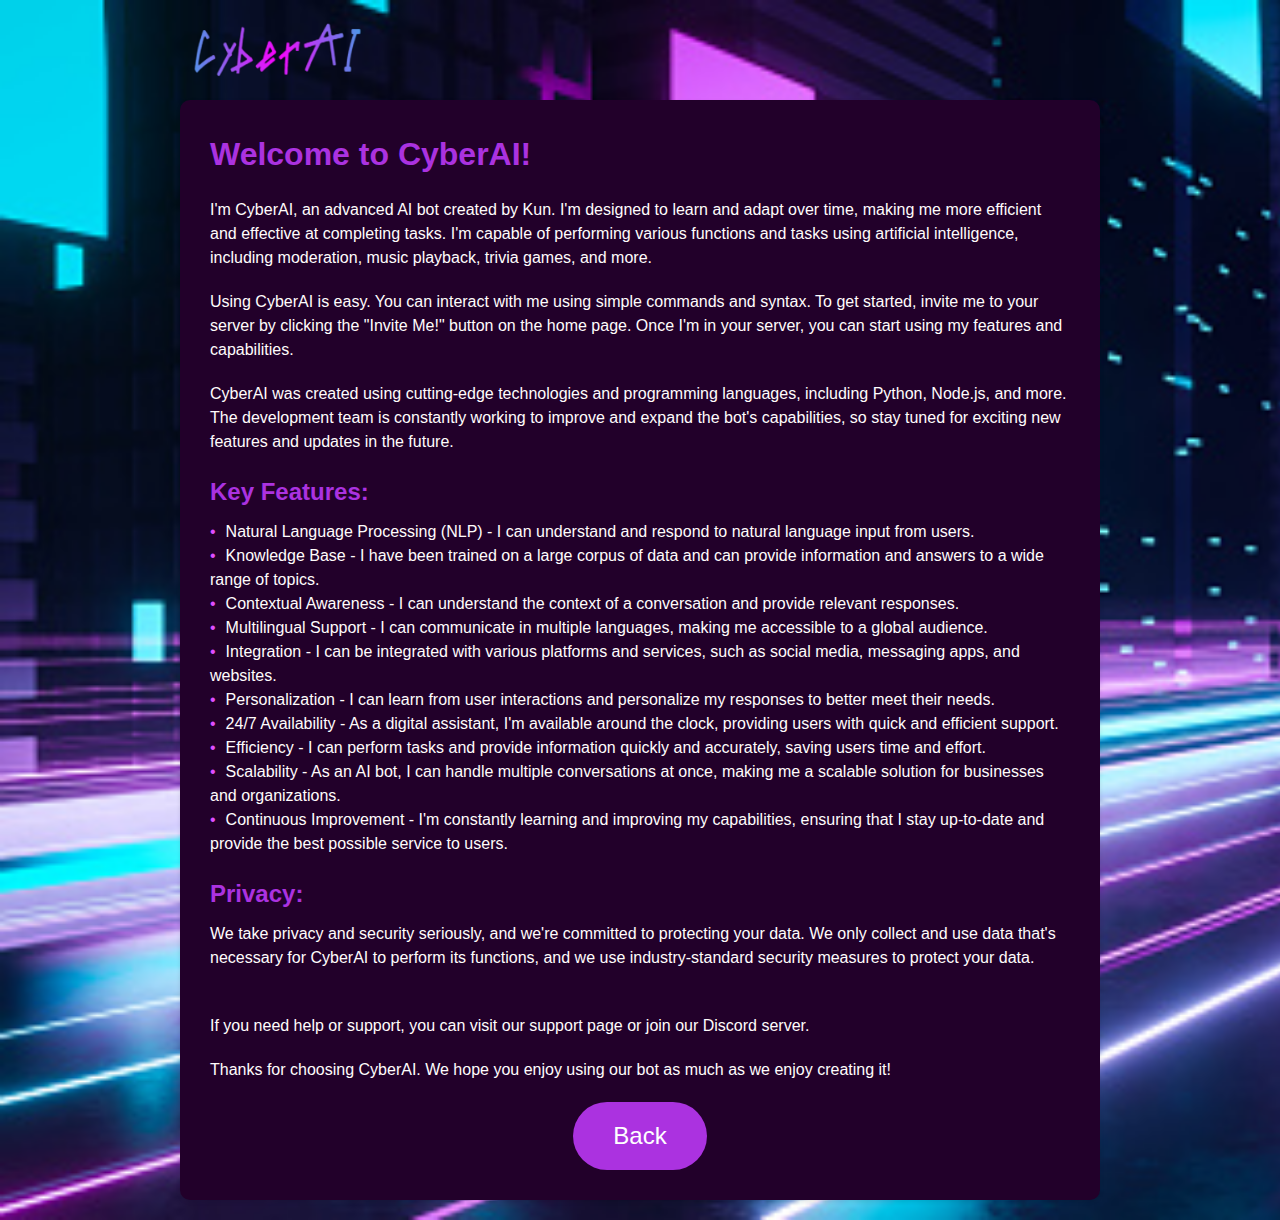
<file: info/index.html>
<!DOCTYPE html>
<html lang="en">
<head>
  <meta name="viewport" content="width=device-width, initial-scale=1.0">
  <title>CyberAI - INFO</title>
  <link rel="icon" href="../gallery/icons/CyberAI_icon.png" type="image/png">
  <link rel="stylesheet" type="text/css" href="style.css">
</head>
<body>
  <div class="container"> 
    <nav>
      <img src="../gallery/images/logo.png" class="logo">
    </nav>
    <section class="info-section">
        <h1>Welcome to CyberAI!</h1>
        <p>I'm CyberAI, an advanced AI bot created by Kun. I'm designed to learn and adapt over time, making me more efficient and effective at completing tasks. I'm capable of performing various functions and tasks using artificial intelligence, including moderation, music playback, trivia games, and more.</p>
        <p>Using CyberAI is easy. You can interact with me using simple commands and syntax. To get started, invite me to your server by clicking the "Invite Me!" button on the home page. Once I'm in your server, you can start using my features and capabilities.</p>
        <p>CyberAI was created using cutting-edge technologies and programming languages, including Python, Node.js, and more. The development team is constantly working to improve and expand the bot's capabilities, so stay tuned for exciting new features and updates in the future.</p>
        <h2>Key Features:</h2>
        <ul>
            <li>Natural Language Processing (NLP) - I can understand and respond to natural language input from users.</li>
            <li>Knowledge Base - I have been trained on a large corpus of data and can provide information and answers to a wide range of topics.</li>
            <li>Contextual Awareness - I can understand the context of a conversation and provide relevant responses.</li>
            <li>Multilingual Support - I can communicate in multiple languages, making me accessible to a global audience.</li>
            <li>Integration - I can be integrated with various platforms and services, such as social media, messaging apps, and websites.</li>
            <li>Personalization - I can learn from user interactions and personalize my responses to better meet their needs.</li>
            <li>24/7 Availability - As a digital assistant, I'm available around the clock, providing users with quick and efficient support.</li>
            <li>Efficiency - I can perform tasks and provide information quickly and accurately, saving users time and effort.</li>
            <li>Scalability - As an AI bot, I can handle multiple conversations at once, making me a scalable solution for businesses and organizations.</li>
            <li>Continuous Improvement - I'm constantly learning and improving my capabilities, ensuring that I stay up-to-date and provide the best possible service to users.</li>
        </ul>
        <h2>Privacy:</h2>
        <p>We take privacy and security seriously, and we're committed to protecting your data. We only collect and use data that's necessary for CyberAI to perform its functions, and we use industry-standard security measures to protect your data.</p>
        <br><p>If you need help or support, you can visit our support page or join our Discord server.</p>
        <p>Thanks for choosing CyberAI. We hope you enjoy using our bot as much as we enjoy creating it!</p>
        <button onclick="history.back()">Back</button>
    </section>
  </div>
</body>
</html>
</file>
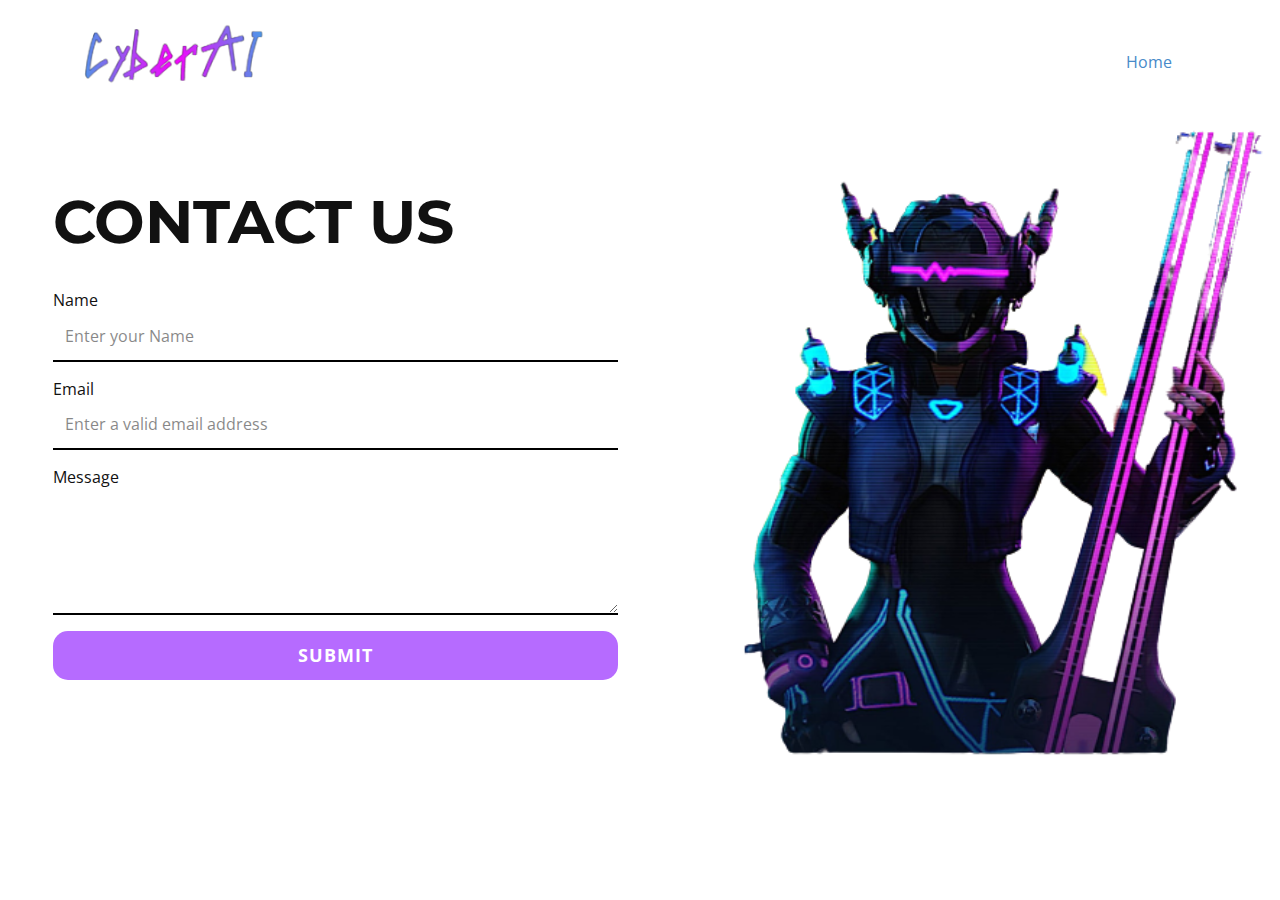
<file: support/index.html>
<!DOCTYPE html>
<html style="font-size: 16px;" lang="en"><head>
    <meta name="viewport" content="width=device-width, initial-scale=1.0">
    <meta charset="utf-8">
    <meta name="keywords" content="">
    <meta name="description" content="">
    <title>Home</title>
    <link rel="stylesheet" href="nicepage.css" media="screen">
<link rel="stylesheet" href="Home.css" media="screen">
    <script class="u-script" type="text/javascript" src="jquery.js" defer=""></script>
    <script class="u-script" type="text/javascript" src="nicepage.js" defer=""></script>
    <meta name="generator" content="Nicepage 5.7.9, nicepage.com">
    <meta name="referrer" content="origin">
    <link id="u-theme-google-font" rel="stylesheet" href="https://fonts.googleapis.com/css?family=Roboto:100,100i,300,300i,400,400i,500,500i,700,700i,900,900i|Open+Sans:300,300i,400,400i,500,500i,600,600i,700,700i,800,800i">
    <link id="u-page-google-font" rel="stylesheet" href="https://fonts.googleapis.com/css?family=Montserrat:100,100i,200,200i,300,300i,400,400i,500,500i,600,600i,700,700i,800,800i,900,900i">
    
    
    <script type="application/ld+json">{
		"@context": "http://schema.org",
		"@type": "Organization",
		"name": "Site1",
		"logo": "images/logo.png"
}</script>
    <meta name="theme-color" content="#478ac9">
    <meta property="og:title" content="Home">
    <meta property="og:description" content="">
    <meta property="og:type" content="website">
  <script>
    function gdprConfirmed() {
        return true;
    }
    function dynamicLoadScript(src) {
        var script = document.createElement('script');
        script.src = src && typeof src === 'string' ? src : 'https://www.google.com/recaptcha/api.js?render=6LcT23clAAAAALTHCz82Qk66QdU8cIMWCb9HKKSc';
        script.async = true;
        document.body.appendChild(script);
        script.onload = function() {
            let event = new CustomEvent("recaptchaLoaded");
            document.dispatchEvent(event);
        };
    }
    document.addEventListener('DOMContentLoaded', function () {
        var confirmButton = document.querySelector('.u-cookies-consent .u-button-confirm');
        if (confirmButton) {
            confirmButton.onclick = dynamicLoadScript;
        }
    });
    </script>
    <script>
        document.addEventListener("DOMContentLoaded", function(){
            if (!gdprConfirmed()) {
                return;
            }
            dynamicLoadScript();
        });
    </script>
    <script>
        document.addEventListener("recaptchaLoaded", function() {
            if (!gdprConfirmed()) {
                return;
            }
            (function (grecaptcha, sitekey, actions) {
                var recaptcha = {
                    execute: function (action, submitFormCb) {
                        try {
                            grecaptcha.execute(
                                sitekey,
                                {action: action}
                            ).then(function (token) {
                                var forms = document.getElementsByTagName('form');

                                for (var i = 0; i < forms.length; i++) {
                                    var fields = forms[i].getElementsByTagName('input');

                                    for (var j = 0; j < fields.length; j++) {
                                        var field = fields[j];

                                        if ('recaptchaResponse' === field.getAttribute('name')) {
                                            field.setAttribute('value', token);
                                            break;
                                        }
                                    }
                                }
                                submitFormCb();
                            });
                        } catch (e) {
                            var formError = document.querySelector('.u-form-send-error');

                            if (formError) {
                                formError.innerText = 'Site Owner Error: ' + e.message.replace(/:[\s\S]*/, '');
                                formError.style.display = 'block';
                            }
                        }
                    },

                    executeContact: function (submitFormCb) {
                        recaptcha.execute(actions['contact'], submitFormCb);
                    }
                };

                window.recaptchaObject = recaptcha;
            })(
                grecaptcha,
                
                '6LcT23clAAAAALTHCz82Qk66QdU8cIMWCb9HKKSc',
                {'contact': 'contact'}
            );
        });
    </script>
<meta data-intl-tel-input-cdn-path="intlTelInput/"></head>
  <body data-home-page="Home.html" data-home-page-title="Home" class="u-body u-xl-mode" data-lang="en"><header class="u-clearfix u-header u-header" id="sec-f7c0"><div class="u-clearfix u-sheet u-sheet-1">
        <a href="https://nicepage.com" class="u-image u-logo u-image-1" data-image-width="231" data-image-height="72">
          <img src="images/logo.png" class="u-logo-image u-logo-image-1">
        </a>
        <nav class="u-menu u-menu-one-level u-offcanvas u-menu-1">
          <div class="menu-collapse" style="font-size: 1rem; letter-spacing: 0px;">
            <a class="u-button-style u-custom-left-right-menu-spacing u-custom-padding-bottom u-custom-top-bottom-menu-spacing u-nav-link u-text-active-palette-1-base u-text-hover-palette-2-base" href="#">
              <svg class="u-svg-link" viewBox="0 0 24 24"><use xmlns:xlink="http://www.w3.org/1999/xlink" xlink:href="#menu-hamburger"></use></svg>
              <svg class="u-svg-content" version="1.1" id="menu-hamburger" viewBox="0 0 16 16" x="0px" y="0px" xmlns:xlink="http://www.w3.org/1999/xlink" xmlns="http://www.w3.org/2000/svg"><g><rect y="1" width="16" height="2"></rect><rect y="7" width="16" height="2"></rect><rect y="13" width="16" height="2"></rect>
</g></svg>
            </a>
          </div>
          <div class="u-custom-menu u-nav-container">
            <ul class="u-nav u-unstyled u-nav-1"><li class="u-nav-item"><a class="u-button-style u-nav-link u-text-active-palette-1-base u-text-hover-palette-2-base" href=".." style="padding: 18px 52px;">Home</a>
</li></ul>
          </div>
          <div class="u-custom-menu u-nav-container-collapse">
            <div class="u-black u-container-style u-inner-container-layout u-opacity u-opacity-95 u-sidenav">
              <div class="u-inner-container-layout u-sidenav-overflow">
                <div class="u-menu-close"></div>
                <ul class="u-align-center u-nav u-popupmenu-items u-unstyled u-nav-2"><li class="u-nav-item"><a class="u-button-style u-nav-link" href="..">Home</a>
</li></ul>
              </div>
            </div>
            <div class="u-black u-menu-overlay u-opacity u-opacity-70"></div>
          </div>
        </nav>
      </div></header>
    <section class="u-clearfix u-section-1" id="carousel_a6c4">
      <div class="u-clearfix u-sheet u-sheet-1">
        <div class="u-clearfix u-layout-wrap u-layout-wrap-1">
          <div class="u-layout">
            <div class="u-layout-row">
              <div class="u-align-left u-container-style u-layout-cell u-right-cell u-size-30-lg u-size-30-xl u-size-36-md u-size-36-sm u-size-36-xs u-white u-layout-cell-1">
                <div class="u-container-layout u-valign-middle-lg u-valign-middle-xl u-container-layout-1">
                  <h6 class="u-custom-font u-font-montserrat u-text u-text-default u-text-1" data-animation-name="" data-animation-duration="0" data-animation-delay="0" data-animation-direction="">Contact Us</h6>
                  <div class="u-expanded-width u-form u-form-1">
                    <form action="https://forms.nicepagesrv.com/v2/form/process" class="u-clearfix u-form-spacing-15 u-form-vertical u-inner-form" style="padding: 0;" source="email" name="form">
                      <div class="u-form-group u-form-name u-form-group-1">
                        <label for="name-daf4" class="u-label">Name</label>
                        <input type="text" placeholder="Enter your Name" id="name-daf4" name="name" class="u-border-2 u-border-black u-border-no-left u-border-no-right u-border-no-top u-input u-input-rectangle" required="">
                      </div>
                      <div class="u-form-email u-form-group u-form-group-2">
                        <label for="email-daf4" class="u-label">Email</label>
                        <input type="email" placeholder="Enter a valid email address" id="email-daf4" name="email" class="u-border-2 u-border-black u-border-no-left u-border-no-right u-border-no-top u-input u-input-rectangle" required="">
                      </div>
                      <div class="u-form-group u-form-message u-form-group-3">
                        <label for="message-daf4" class="u-label">Message</label>
                        <textarea placeholder="" rows="4" cols="50" id="message-daf4" name="message" class="u-border-2 u-border-black u-border-no-left u-border-no-right u-border-no-top u-input u-input-rectangle" required=""></textarea>
                      </div>
                      <div class="u-align-left u-form-group u-form-submit u-form-group-4">
                        <a href="#" class="u-active-grey-75 u-border-none u-btn u-btn-round u-btn-submit u-button-style u-custom-color-1 u-hover-grey-75 u-radius-15 u-btn-1">Submit</a>
                        <input type="submit" value="submit" class="u-form-control-hidden">
                      </div>
                      <div class="u-form-send-message u-form-send-success"> Thank you! Your message has been sent. </div>
                      <div class="u-form-send-error u-form-send-message"> Unable to send your message. Please fix errors then try again. </div>
                      <input type="hidden" value="" name="recaptchaResponse">
                      <input type="hidden" name="formServices" value="8bc45b031507704c6450b916d351c509">
                      <input type="hidden" name="siteKey" value="6LcT23clAAAAALTHCz82Qk66QdU8cIMWCb9HKKSc">
                    </form>
                  </div>
                </div>
              </div>
              <div class="u-container-style u-hidden-sm u-hidden-xs u-image u-layout-cell u-left-cell u-size-24-md u-size-24-sm u-size-24-xs u-size-30-lg u-size-30-xl u-image-1" data-image-width="548" data-image-height="455">
                <div class="u-container-layout u-container-layout-2"></div>
              </div>
            </div>
          </div>
        </div>
      </div>
    </section>
  
</body></html>
</file>
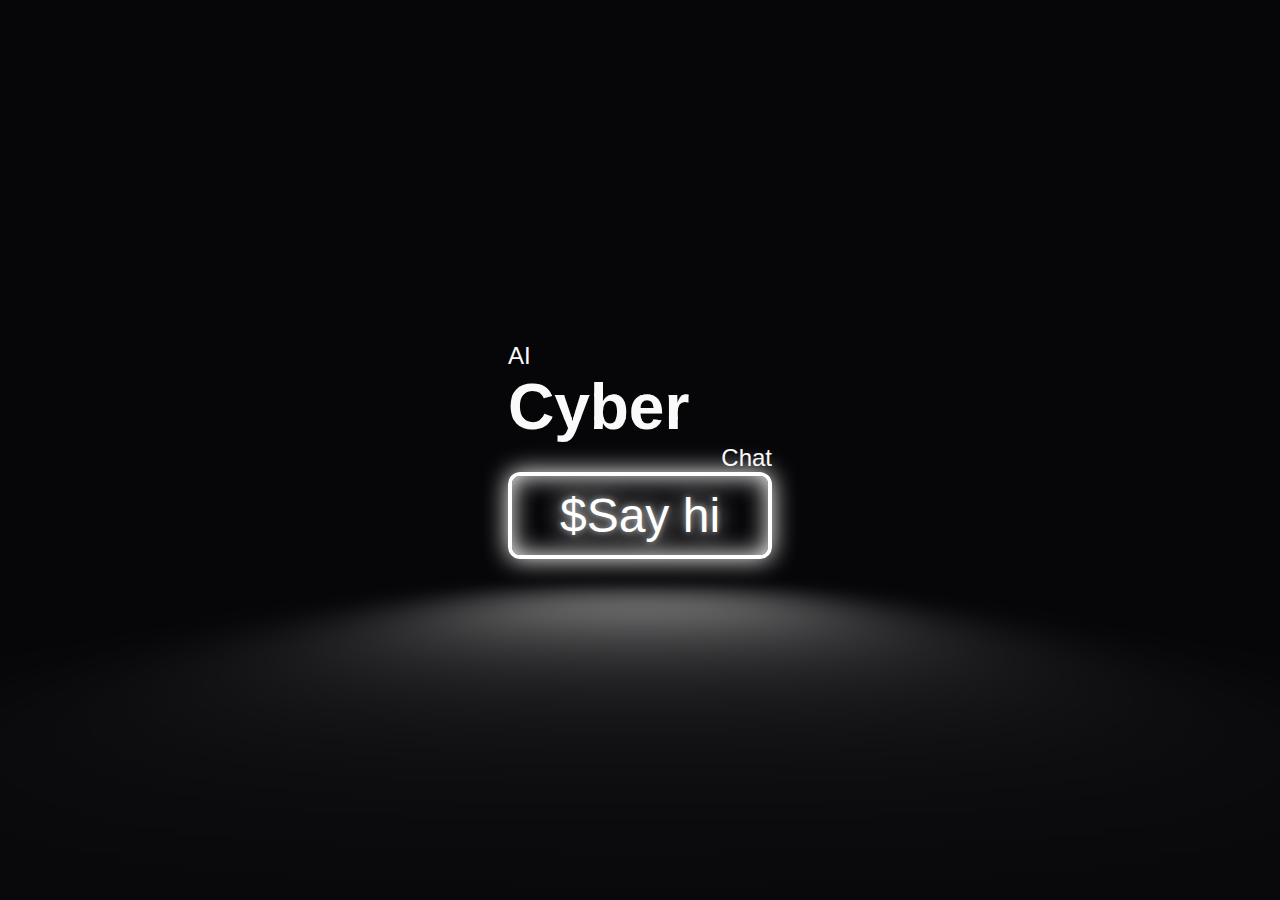
<file: cmd/chat/index.html>
<!DOCTYPE html>
<html>
<head>
  <meta charset="UTF-8">
  <meta name="viewport" content="width=device-width" />
  <title>CyberAI - Chat</title>
  <link rel="icon" href="../../gallery/icons/CyberAI_icon.png" type="image/png">
  <link href='https://fonts.googleapis.com/css?family=Oswald' rel='stylesheet' type='text/css'>
  <!-- <link rel="stylesheet" href="/node_modules/xterm/css/xterm.css" />
  <script src="/node_modules/xterm/lib/xterm.js"></script> -->
  <link rel="stylesheet" href="chat.css" />
</head>
<body>
    <div class="container">
        AI
        <div class="stack" style="--stacks: 3;">
          <span style="--index: 0;">Cyber</span>
          <span style="--index: 1;">Cyber</span>
          <span style="--index: 2;">Cyber</span>
        </div>
        <span class="right">Chat</span>
        <a href="#" class="button">$Say hi</a>
    </div>
    <div id="terminal"></div>
    <script src="chat.js"></script>
</body>
</html>
</file>
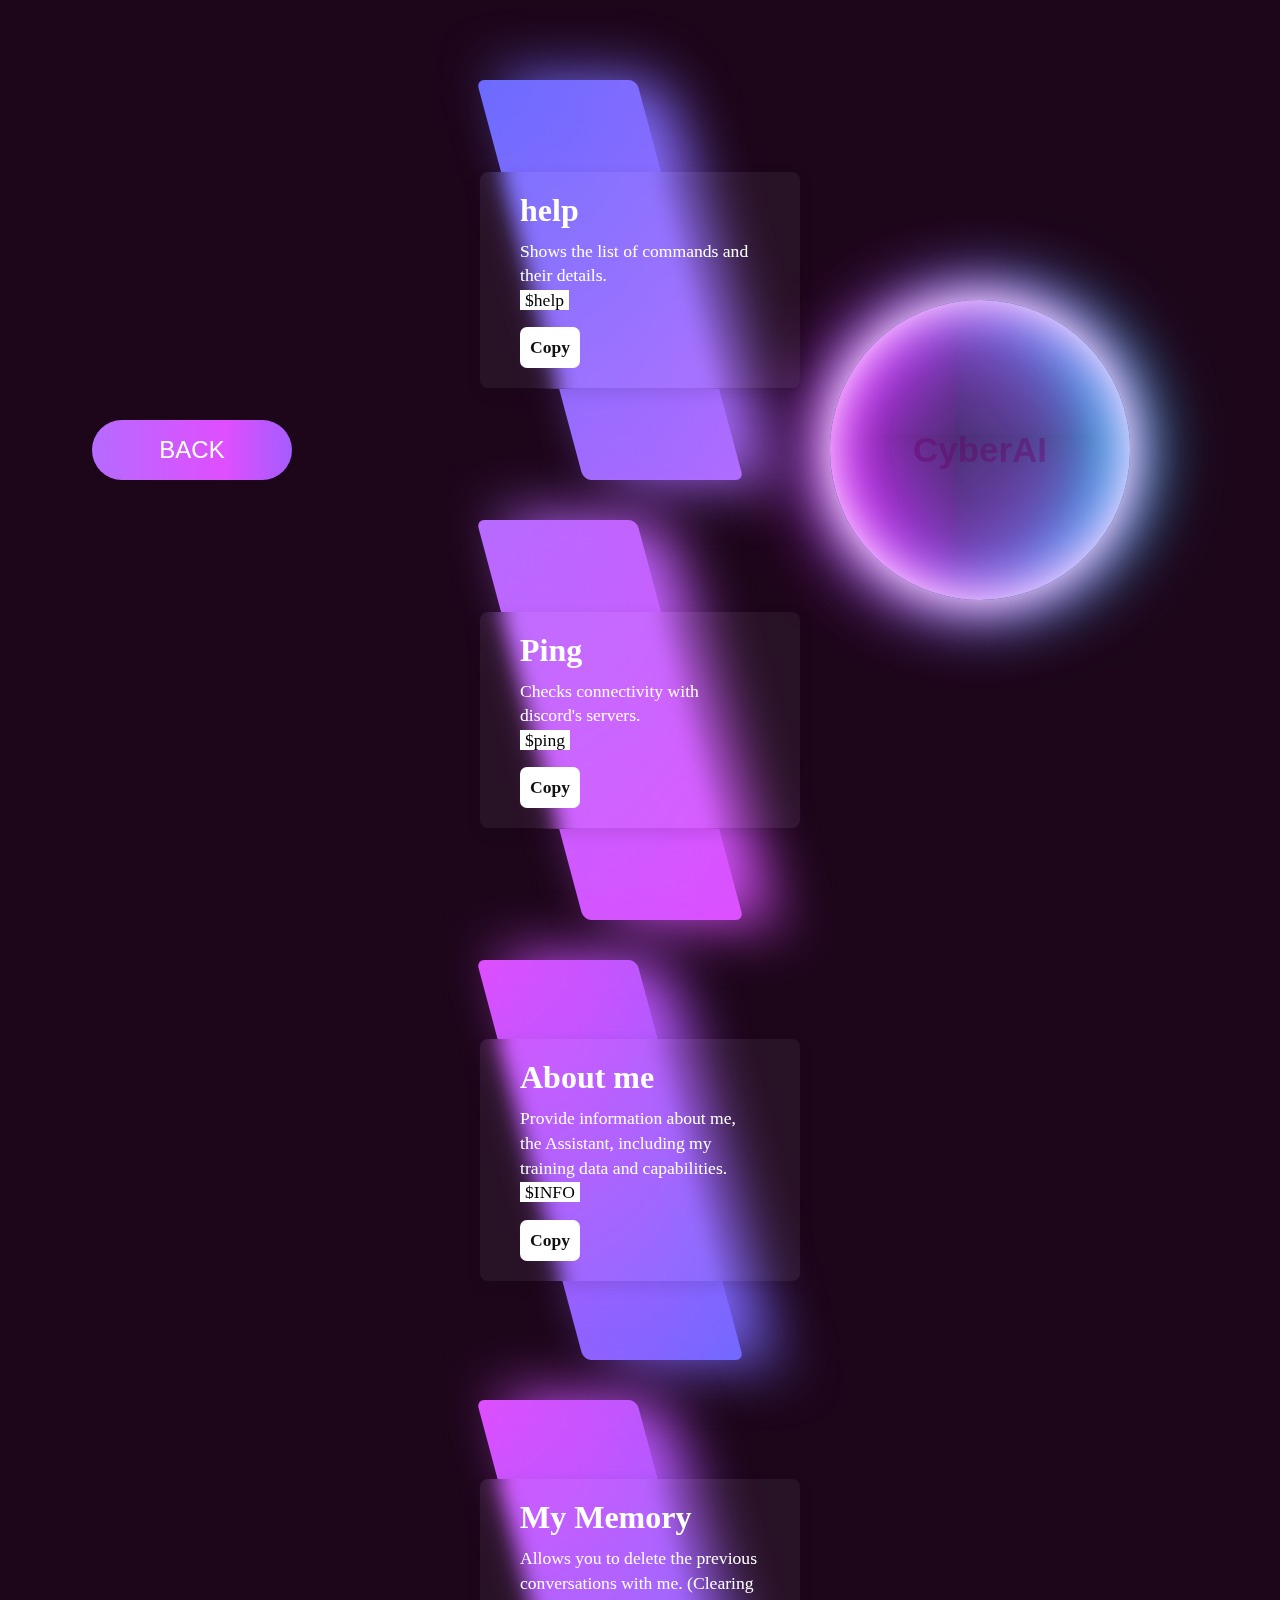
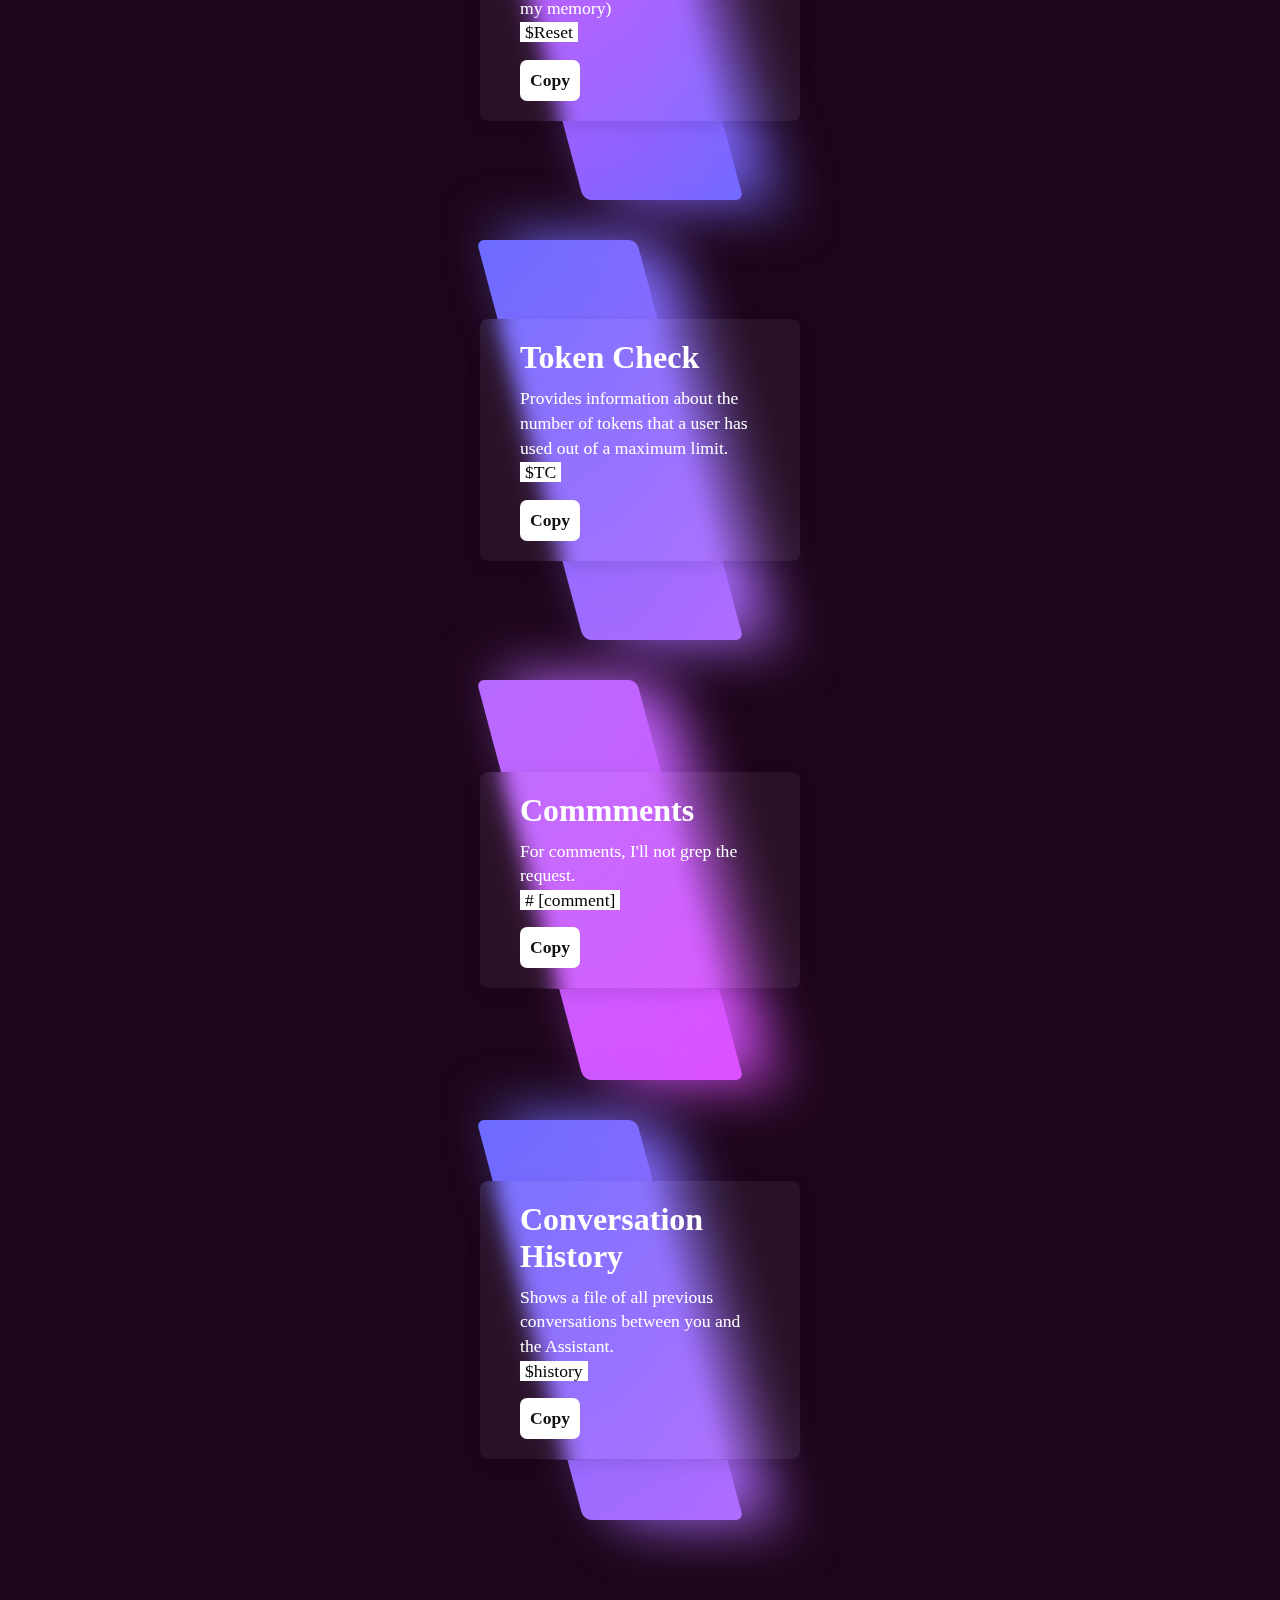
<file: cmd/commands/index.html>
<!DOCTYPE html>
<html lang="en">
<head>
  <meta name="viewport" content="width=device-width, initial-scale=1.0">
  <title>CyberAI - CMD</title>
  <link rel="icon" href="../../gallery/icons/CyberAI_icon.png" type="image/png">
  <link rel="stylesheet" type="text/css" href="commands.css">
</head>
<body>
    <h1>CyberAI</h1>
    <div class="container">
        <div class="box">
            <span></span>
            <div class="content">
              <h2>help</h2>
              <p>Shows the list of commands and their details.<br><code>$help</code></p>
              <button onclick="copyText(this)">Copy</button>
            </div>
          </div>          
        <div class="box">
          <span></span>
          <div class="content">
            <h2>Ping</h2>
            <p>Checks connectivity with discord's servers.<br><code>$ping</code></p>
            <button onclick="copyText(this)">Copy</button>
          </div>
        </div>
        <div class="box">
          <span></span>
          <div class="content">
            <h2>About me</h2>
            <p>Provide information about me, the Assistant, including my training data and capabilities.<br><code>$INFO</code></p>
            <button onclick="copyText(this)">Copy</button>
          </div>
        </div>
        <div class="box">
            <span></span>
            <div class="content">
              <h2>My Memory</h2>
              <p>Allows you to delete the previous conversations with me. (Clearing my memory)<br><code>$Reset</code></p>
              <button onclick="copyText(this)">Copy</button>
            </div>
        </div>
        <div class="box">
            <span></span>
            <div class="content">
              <h2>Token Check</h2>
                <p>Provides information about the number of tokens that a user has used out of a maximum limit.<br><code>$TC</code></p>
              <button onclick="copyText(this)">Copy</button>
            </div>
        </div>
        <div class="box">
            <span></span>
            <div class="content">
              <h2>Commments</h2>
                <p>For comments, I'll not grep the request.<br><code># [comment]</code></p>
              <button onclick="copyText(this)">Copy</button>
            </div>
        </div>
        <div class="box">
            <span></span>
            <div class="content">
              <h2>Conversation History</h2>
                <p>Shows a file of all previous conversations between you and the Assistant.<br><code>$history</code></p>
              <button onclick="copyText(this)">Copy</button>
            </div>
        </div>
        <a href="..">Back</a>
    </div>
    <script src="commands.js"></script>
  </body>
</html>
</file>
<file: info/style.css>
/* Global styles */

* {
  box-sizing: border-box;
  margin: 0;
  padding: 0;
}

body {
  font-family: Arial, sans-serif;
  font-size: 16px;
  line-height: 1.5;
  color: #fffcfc;
  background: url('../gallery/images/ai-generated-7799678_960_720.jpg');
  background-color: black;
  background-size: cover;
  padding: 0 0.1%;
  position: relative;
}

.container {
  max-width: 960px;
  margin: 0 auto;
  padding: 20px;
}

.logo {
  height: 60px;
  margin-right: 20px;
}

nav {
  display: flex;
  justify-content: space-between;
  align-items: center;
  margin-bottom: 20px;
}

nav ul {
  display: flex;
  list-style: none;
}

nav ul li {
  margin-left: 20px;
}

a {
  text-decoration: none;
  color: #6b6bff;
  transition: color 0.3s ease;
}

a:hover {
  color: #df4eff;
}

h1 {
  font-size: 32px;
  margin-bottom: 20px;
}

h2 {
  font-size: 24px;
  margin-bottom: 10px;
}

p {
  margin-bottom: 20px;
}

ul {
  list-style: none;
  margin-bottom: 20px;
}

ul li::before {
  content: "\2022";
  margin-right: 10px;
  color: #b66bff;
}

/* Specific styles for info.html */

.info-section {
  background-color: #22002a;
  padding: 30px;
  border-radius: 10px;
  box-shadow: 0 2px 4px rgba(0,0,0,0.1);
}

.info-section h1,
.info-section h2 {
  color: #AB32E0;
}

.info-section ul li::before {
  color: #df4eff;
}

.info-section p a {
  color: #df4eff;
}

.info-section p a:hover {
  color: #b66bff;
}

.info-section code {
  background-color: #f5f5f5;
  padding: 2px 4px;
  border-radius: 4px;
  font-family: "Courier New", Courier, monospace;
}

.info-section pre {
  background-color: #f5f5f5;
  padding: 10px;
  border-radius: 4px;
  font-family: "Courier New", Courier, monospace;
  overflow-x: auto;
}

button:first-of-type {
    background-color: #AB32E0;
    color: #fff;
    padding: 20px 40px;
    border: none;
    border-radius: 50px;
    cursor: pointer;
    font-size: 24px;
    display: block;
    margin: 0 auto;
  }
  
  button:first-of-type:hover {
    background-color: #df4eff;
  }
  
  button:first-of-type:active {
    background-color: #6b6bff;
  }  
  
@media (max-width: 600px) {
  .container {
    padding: 10px;
  }
  
  .logo {
    height: 40px;
    margin-right: 10px;
  }
  
  nav ul li {
    margin-left: 10px;
  }
  
  h1 {
    font-size: 24px;
    margin-bottom: 10px;
  }
  
  h2 {
    font-size: 20px;
    margin-bottom: 5px;
  }
  
  p {
    margin-bottom: 10px;
  }
  
  ul li::before {
    margin-right: 5px;
  }
}
</file>
<file: support/Home.css>
.u-section-1 .u-sheet-1 {
  min-height: 658px;
}

.u-section-1 .u-layout-wrap-1 {
  width: 1250px;
  margin: 0 auto 0 -47px;
}

.u-section-1 .u-layout-cell-1 {
  min-height: 658px;
}

.u-section-1 .u-container-layout-1 {
  padding: 30px;
}

.u-section-1 .u-text-1 {
  font-size: 3.75rem;
  text-transform: uppercase;
  font-weight: 700;
  margin: 0 auto 0 0;
}

.u-section-1 .u-form-1 {
  height: 299px;
  margin-top: 30px;
  margin-bottom: 0;
  margin-left: 0;
}

.u-section-1 .u-form-group-1 {
  margin-left: auto;
}

.u-section-1 .u-form-group-2 {
  margin-left: auto;
}

.u-section-1 .u-form-group-3 {
  margin-left: auto;
}

.u-section-1 .u-form-group-4 {
  margin-left: auto;
}

.u-section-1 .u-btn-1 {
  border-style: none;
  font-weight: 700;
  text-transform: uppercase;
  letter-spacing: 1px;
  background-image: none;
  width: 100%;
  font-size: 1.125rem;
  margin-left: auto;
}

.u-section-1 .u-image-1 {
  min-height: 658px;
  background-image: url("images/wallpaperflare-cropped-removebg-preview.png");
  background-position: 70.9% 50%;
}

.u-section-1 .u-container-layout-2 {
  padding: 0 30px;
}

@media (max-width: 1199px) {
  .u-section-1 .u-sheet-1 {
    min-height: 543px;
  }

  .u-section-1 .u-layout-wrap-1 {
    width: 940px;
    margin-left: 0;
  }

  .u-section-1 .u-layout-cell-1 {
    min-height: 495px;
  }

  .u-section-1 .u-form-1 {
    margin-left: initial;
  }

  .u-section-1 .u-image-1 {
    min-height: 495px;
    background-position: 53.56% 50%;
  }
}

@media (max-width: 991px) {
  .u-section-1 .u-sheet-1 {
    min-height: 603px;
  }

  .u-section-1 .u-layout-wrap-1 {
    width: 770px;
    margin: 39px -50px 60px auto;
  }

  .u-section-1 .u-layout-cell-1 {
    min-height: 496px;
  }

  .u-section-1 .u-container-layout-1 {
    padding: 0;
  }

  .u-section-1 .u-text-1 {
    font-size: 2.25rem;
    width: auto;
  }

  .u-section-1 .u-form-1 {
    height: 453px;
    margin-left: initial;
  }

  .u-section-1 .u-image-1 {
    min-height: 496px;
    background-position: 51.5% 50%;
  }
}

@media (max-width: 767px) {
  .u-section-1 .u-sheet-1 {
    min-height: 495px;
  }

  .u-section-1 .u-layout-wrap-1 {
    width: 540px;
    margin-right: 0;
  }

  .u-section-1 .u-layout-cell-1 {
    min-height: 100px;
  }

  .u-section-1 .u-image-1 {
    min-height: 696px;
    background-position: 0% 6.94%;
  }

  .u-section-1 .u-container-layout-2 {
    padding-left: 10px;
    padding-right: 10px;
  }
}

@media (max-width: 575px) {
  .u-section-1 .u-sheet-1 {
    min-height: 264px;
  }

  .u-section-1 .u-layout-wrap-1 {
    width: 340px;
  }

  .u-section-1 .u-layout-cell-1 {
    order: 1;
  }

  .u-section-1 .u-image-1 {
    min-height: 438px;
    order: 0;
  }
}
</file>
<file: cmd/chat/chat.css>
* {
    margin: 0;
    padding: 0;
    box-sizing: border-box;
  }
  
  :root {
    --background: #060608;
    --color: #FAFAFA;
  }
  
  html, body {
    width: 100%;
    height: 100%;
    font-family: Arial;
  }
  
  body {
    display: flex;
    justify-content: center;
    align-items: center;
    background: var(--background);
  }
  
  .container {
    color: var(--color);
    padding: 1px 150px;
    font-size: 1.5rem;
    display: flex;
    flex-direction: column;
  }
  
  .right {
    text-align: right;
    width: 100%;
  }
  
  .stack {
    display: grid;
    grid-template-columns: 1fr;
  }
  
  .stack span {
    font-weight: bold;
    grid-row-start: 1;
    grid-column-start: 1;
    font-size: 4rem;
    --stack-height: calc(100% / var(--stacks) - 1px);
    --inverse-index: calc(calc(var(--stacks) - 1) - var(--index));
    --clip-top: calc(var(--stack-height) * var(--index));
    --clip-bottom: calc(var(--stack-height) * var(--inverse-index));
    clip-path: inset(var(--clip-top) 0 var(--clip-bottom) 0);
    animation: stack 340ms cubic-bezier(.46,.29,0,1.24) 1 backwards calc(var(--index) * 120ms), glitch 2s ease infinite 2s alternate-reverse;
  }
  
  .stack span:nth-child(odd) { --glitch-translate: 8px; }
  .stack span:nth-child(even) { --glitch-translate: -8px; }
  
  @keyframes stack {
    0% {
      opacity: 0;
      transform: translateX(-50%);
      text-shadow: -2px 3px 0 #df4eff, 2px -3px 0 #6b6bff;
    };
    60% {
      opacity: 0.5;
      transform: translateX(50%);
    }
    80% {
      transform: none;
      opacity: 1;
      text-shadow: 2px -3px 0 #df4eff, -2px 3px 0 #6b6bff;
    }
    100% {
      text-shadow: none;
    }
  }
  
  @keyframes glitch {
    0% {
      text-shadow: -2px 3px 0 #df4eff, 2px -3px 0 #6b6bff;
      transform: translate(var(--glitch-translate));
    }
    2% {
      text-shadow: 2px -3px 0 #df4eff, -2px 3px 0 #6b6bff;
    }
    4%, 100% {  text-shadow: none; transform: none; }
  }
  
  :root {
	--clr-neon: rgba(255, 255, 255, 1);
	--clr-bg: rgba(1, 1, 1, 1);
    --clr-white: rgb(141, 0, 187);
}

  .button {
	font-size: 2em;
	display: inline-block;
	cursor: pointer;
	text-decoration: none;
	color: var(--clr-neon);
	border: var(--clr-neon) 4px solid;
	padding: 0.25em 1em;
	border-radius: 0.25em;

	text-shadow: 0 0 0.125em rgba(255, 255, 255, 0.55), 0 0 0.5em currentColor;

	box-shadow: inset 0 0 0.5em 0 var(--clr-neon), 0 0 0.5em 0 var(--clr-neon);

	position: relative;
}

.button::before {
	pointer-events: none;
	content: "";
	position: absolute;
	background: var(--clr-neon);
	top: 120%;
	left: 0;
	width: 100%;
	height: 100%;

	transform: perspective(1.2em) rotateX(40deg) scale(1.5, 0.5);
	filter: blur(1.15em);
	opacity: 0.7;

	transition: transform 0.5s linear;
}

.button::after {
	content: "";
	position: absolute;
	top: 0;
	bottom: 0;
	left: 0;
	right: 0;
	box-shadow: 0 0 4em 0.6em var(--clr-neon), 0 0 1em 0.2em var(--clr-white);
	opacity: 0;
	background: var(--clr-neon);
	z-index: -1;
	transition: opacity 0.5s linear;
}

.button:hover,
.button:focus {
	color: var(--clr-bg);
	text-shadow: none;
}

.button:hover::before,
.button:focus::before {
	opacity: 1;
	transform: perspective(1em) rotateX(40deg) scale(1.5, 0.6);
	transition: transform 0.5s linear;
}

.button:hover::after,
.button:focus::after {
	opacity: 1;
}

.xterm .xterm-cursor {
  background-color: #7d7d7d !important;
}

@media only screen and (max-width: 1000px) {

}

@media screen and (max-width: 480px){
  body {
    display: flex;
    transform: translate(40%, 10%);
    justify-content: center;
    align-items: center;
    background: var(--background);
  }

  .container {
    position: absolute;
    bottom: 0%;
    transform: translate(2%, 60%);
    color: var(--color);
    padding: 1px 60px;
    font-size: 1.5rem;
    display: flex;
    flex-direction: column;
  }
}
</file>
<file: cmd/commands/commands.css>
*
{
  margin: 0;
  padding: 0;
  box-sizing: border-box;
  font-family: consolas;
}

body
{
  display: flex;
  justify-content: center;
  align-items: center;
  min-height: 100vh;
  background: #1d061a
}

.container
{
  display: block;
  justify-content: center;
  align-items: center;
  flex-wrap: wrap;
  padding: 40px 0;
}

.container .box
{
  position: relative;
  width: 320px;
  height: 400px;
  display: flex;
  justify-content: center;
  align-items: center;
  margin: 40px 30px;
  transition: 0.5s;
}

.container .box::before
{
  content:' ';
  position: absolute;
  top: 0;
  left: 50px;
  width: 50%;
  height: 100%;
  text-decoration: none;
  background: #fff;
  border-radius: 8px;
  transform: skewX(15deg);
  transition: 0.5s;
}

.container .box::after
{
  content:'';
  position: absolute;
  top: 0;
  left: 50;
  width: 50%;
  height: 100%;
  background: #fff;
  border-radius: 8px;
  transform: skewX(15deg);
  transition: 0.5s;
  filter: blur(30px);
}

.container .box:hover:before,
.container .box:hover:after
{
  transform: skewX(0deg);
  left: 20px;
  width: calc(100% - 90px);
  
}

.container .box:nth-child(1):before,
.container .box:nth-child(1):after
{
  background: linear-gradient(315deg, #b66bff, #6b6bff)
}

.container .box:nth-child(2):before,
.container .box:nth-child(2):after
{
  background: linear-gradient(315deg, #df4eff, #b66bff)
}

.container .box:nth-child(3):before,
.container .box:nth-child(3):after
{
  background: linear-gradient(315deg, #6b6bff, #df4eff)
}

.container .box:nth-child(4):before,
.container .box:nth-child(4):after
{
  background: linear-gradient(315deg, #6b6bff, #df4eff)
}

.container .box:nth-child(5):before,
.container .box:nth-child(5):after
{
  background: linear-gradient(315deg, #b66bff, #6b6bff)
}

.container .box:nth-child(6):before,
.container .box:nth-child(6):after
{
  background: linear-gradient(315deg, #df4eff, #b66bff)
}

.container .box:nth-child(7):before,
.container .box:nth-child(7):after
{
  background: linear-gradient(315deg, #b66bff, #6b6bff)
}

.container .box span
{
  display: block;
  position: absolute;
  top: 0;
  left: 0;
  right: 0;
  bottom: 0;
  z-index: 5;
  pointer-events: none;
}

.container .box span::before
{
  content:'';
  position: absolute;
  top: 0;
  left: 0;
  width: 0;
  height: 0;
  border-radius: 8px;
  background: rgba(255, 255, 255, 0.1);
  backdrop-filter: blur(10px);
  opacity: 0;
  transition: 0.1s;  
  animation: animate 2s ease-in-out infinite;
  box-shadow: 0 5px 15px rgba(0,0,0,0.08)
}

.container .box:hover span::before
{
  top: -50px;
  left: 50px;
  width: 100px;
  height: 100px;
  opacity: 1;
}

.container .box span::after
{
  content:'';
  position: absolute;
  bottom: 0;
  right: 0;
  width: 100%;
  height: 100%;
  border-radius: 8px;
  background: rgba(255, 255, 255, 0.1);
  backdrop-filter: blur(10px);
  opacity: 0;
  transition: 0.5s;
  animation: animate 2s ease-in-out infinite;
  box-shadow: 0 5px 15px rgba(0,0,0,0.08);
  animation-delay: -1s;
}

.container .box:hover span:after
{
  bottom: -50px;
  right: 50px;
  width: 100px;
  height: 100px;
  opacity: 1;
}

@keyframes animate
{
  0%, 100%
  {
    transform: translateY(10px);
  }
  
  50%
  {
    transform: translate(-10px);
  }
}

.container .box .content
{
  position: relative;
  left: 0;
  padding: 20px 40px;
  background: rgba(255, 255, 255, 0.05);
  backdrop-filter: blur(10px);
  box-shadow: 0 5px 15px rgba(0, 0, 0, 0.1);
  border-radius: 8px;
  z-index: 1;
  transform: 0.5s;
  color: #fff;
}

.container .box:hover .content
{
  left: -25px;
  padding: 60px 40px;
}

.container .box .content h2
{
  font-size: 2em;
  color: #fff;
  margin-bottom: 10px;
}

.container .box .content p
{
  font-size: 1.1em;
  margin-bottom: 10px;
  line-height: 1.4em;
}

.container .box .content code {
    color: black;
    background-color: white;
    padding: 0 5px;
}

.container .box .content button
{
  display: inline-block;
  font-size: 1.1em;
  color: #111;
  background: #fff;
  padding: 10px;
  border: #68006463;
  border-radius: 7px;
  text-decoration: none;
  font-weight: 700;
  margin-top: 5px;
}

.container .box .content button:hover
{
  background: #68006463;
  border: 1px solid rgba(140, 0, 126, 0.4);
  box-shadow: 0 1px 15px rgba(1, 1, 1, 0.2);
}

  a {
    position: fixed;
    top: 50%;
    left: 15%;
    transform: translate(-50%, -50%);
    width: 200px;
    height: 60px;
    text-align: center;
    line-height: 60px;
    color: #fff;
    font-size: 24px;
    text-transform: uppercase;
    text-decoration: none;
    font-family: sans-serif;
    box-sizing: border-box;
    background: linear-gradient(90deg, #b66bff, #df4eff, #6b6bff, violet, purple, #00000000, #68006463);
    background-size: 400%;
    border-radius: 30px;
    z-index: 1;
  }
  a:hover {
    animation: animate 8s linear infinite;
  }
  @keyframes animate {
    0% {
      background-position: 0%;
    }
    100% {
      background-position: 400%;
    }
  }
  a:before {
    content: "";
    position: absolute;
    top: -5px;
    left: -5px;
    right: -5px;
    bottom: -5px;
    z-index: -1;
    background: linear-gradient(45deg, #b66bff, #df4eff, #6b6bff);
    background-size: 400%;
    border-radius: 40px;
    opacity: 0;
    transition: 0.5%;
  }
  a:hover:before {
    filter: blur(20px);
    opacity: 1;
    animation: animate 8s linear infinite;
  }
  
h1 {
    position: fixed;
    top: 50%;
    right: 0%;
    transform: translate(-50%, -50%);
    width: 300px;
    height: 300px;
    text-align: center;
    line-height: 300px;
    color: #68006463;
    font-size: 35px;
    text-transform: none;
    text-decoration: none;
    font-family: sans-serif;
    box-sizing: border-box;
    border-radius: 50%;
    box-shadow:
      inset 0 0 50px #fff,
      inset 20px 0 80px #f0f,
      inset -20px 0 80px #0ff,
      inset 20px 0 300px #f0f,
      inset -20px 0 300px #0ff,
      0 0 50px #fff,
      -10px 0 80px #f0f,
      10px 0 80px #0ff;
}


@media screen and (max-width: 480px){
    a {
        position: absolute;
        top: 0;
        left: 50%;
        transform: translateX(-50%);
    }

    h1 {
        position: fixed;
        bottom: 0;
        left: 50%;
        transform: translateX(-50%);
    }
}
</file>
